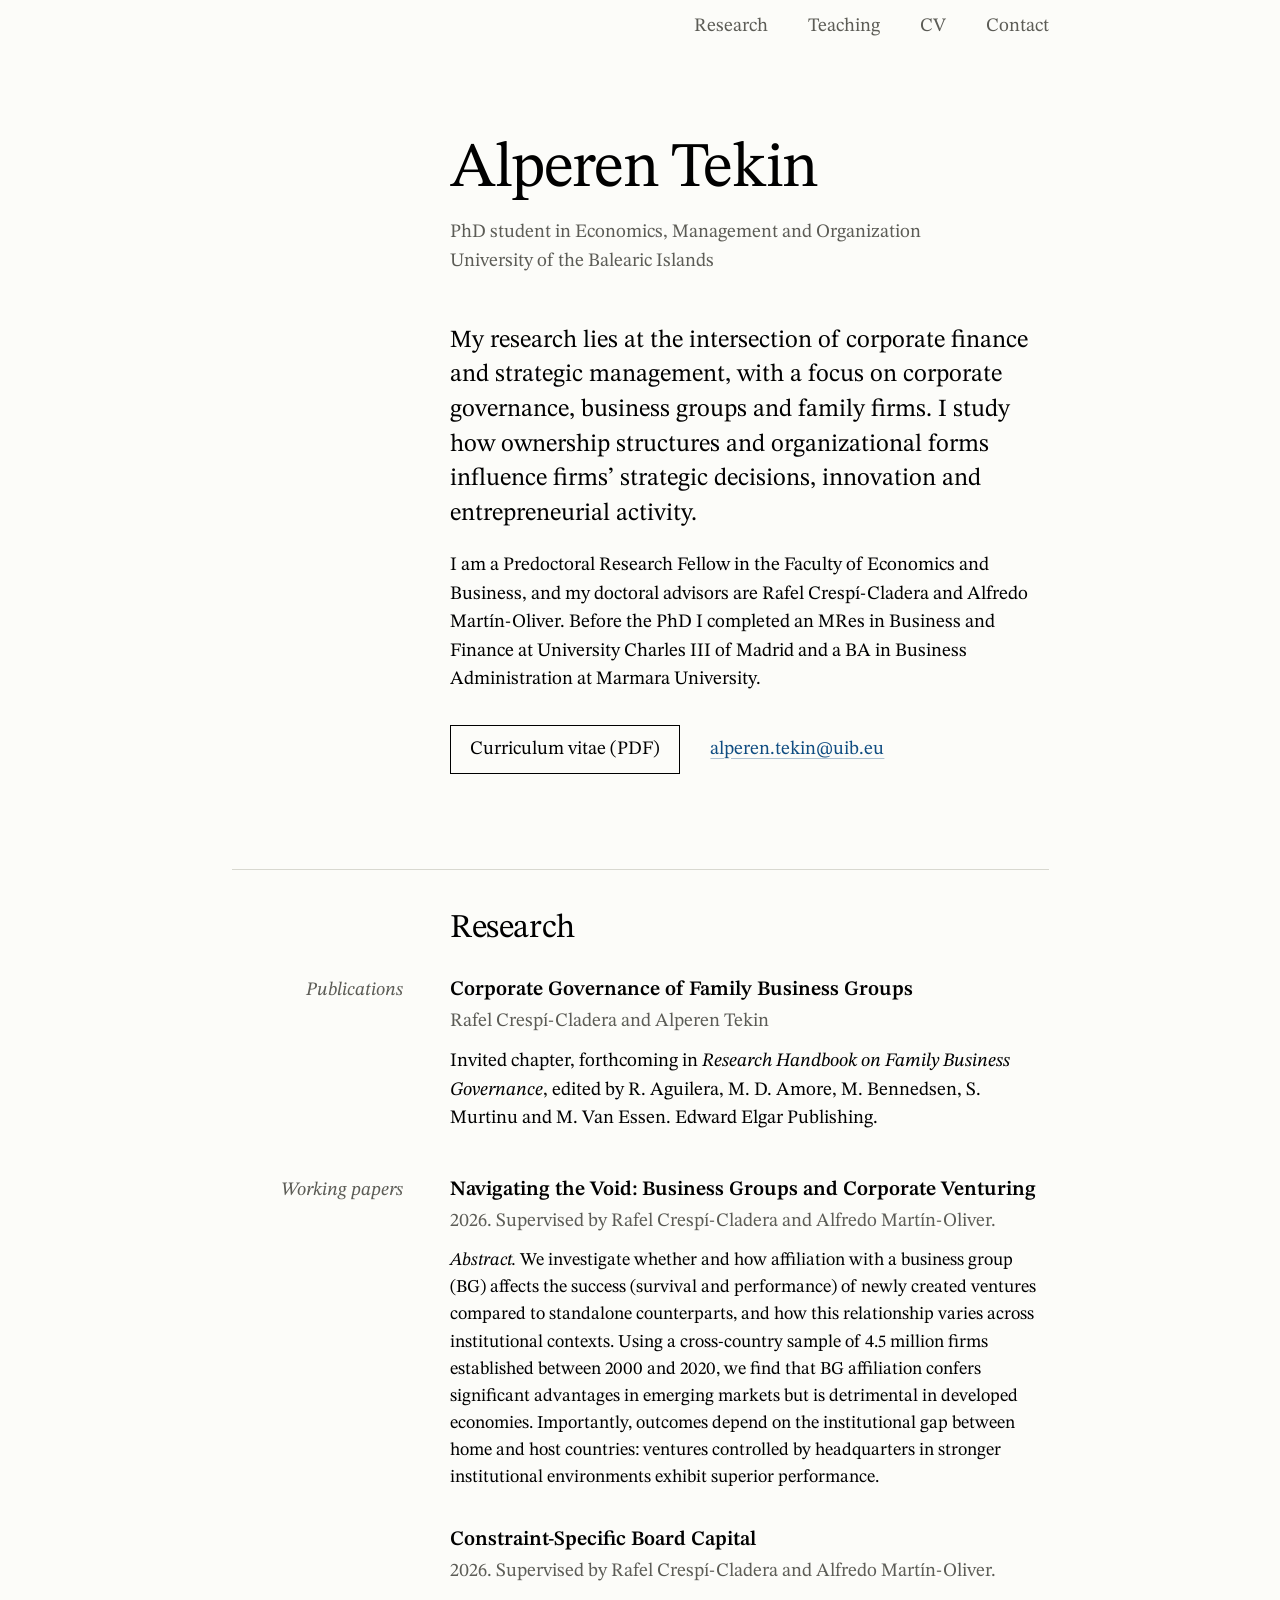
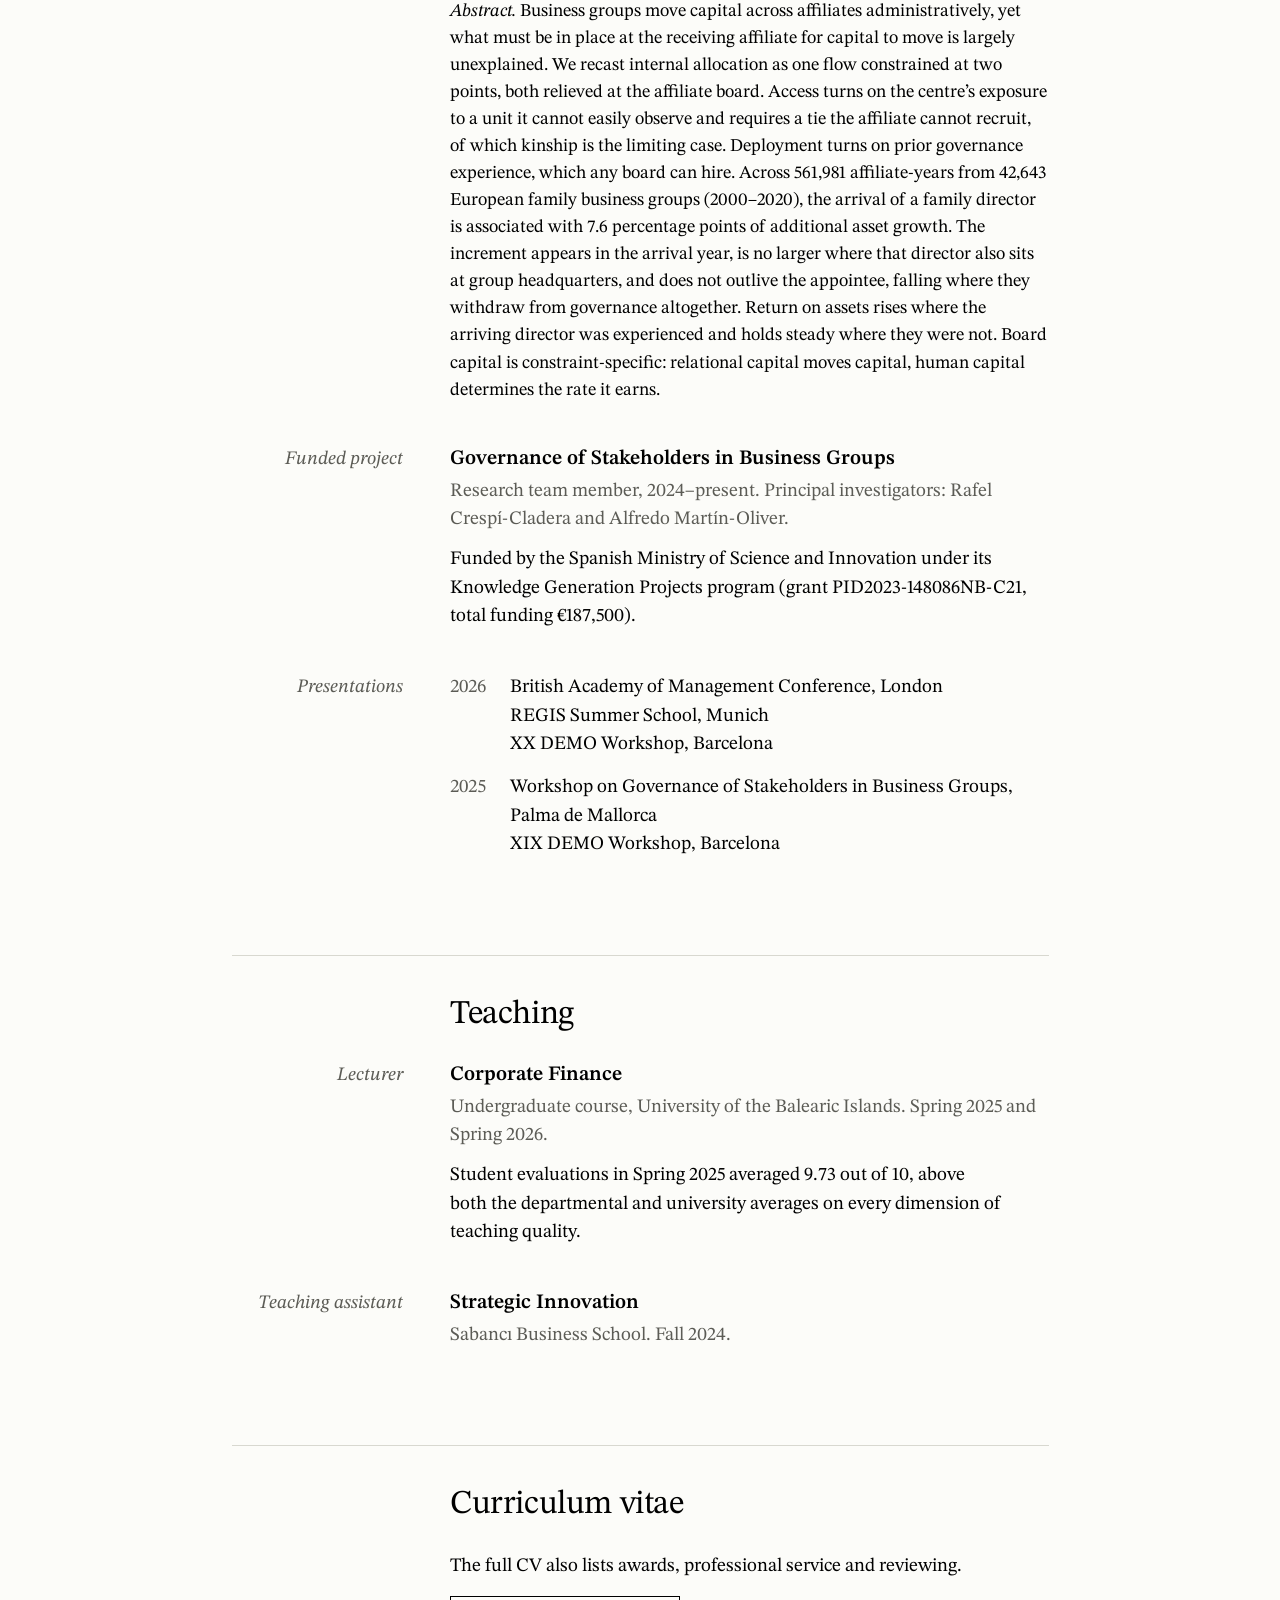
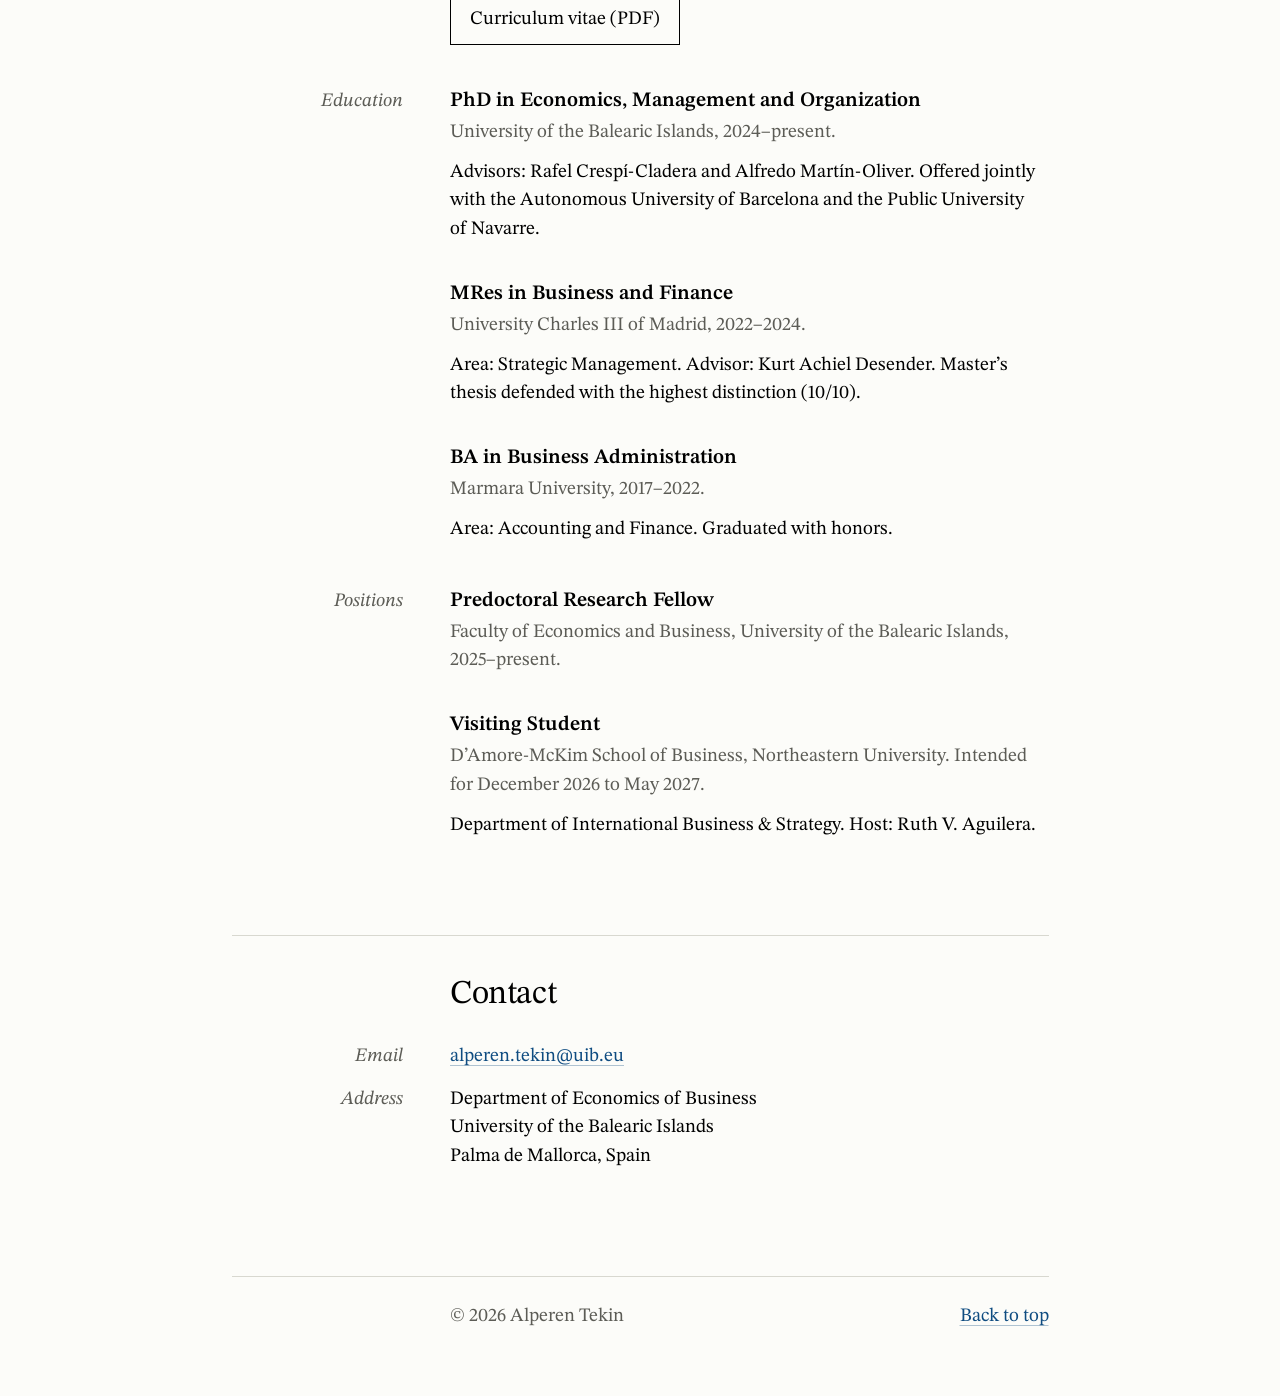
<file: index.html>
<!doctype html>
<html lang="en">
<head>
  <meta charset="utf-8">
  <meta name="viewport" content="width=device-width, initial-scale=1">
  <meta name="color-scheme" content="light dark">
  <meta name="theme-color" content="#fcfcf9" media="(prefers-color-scheme: light)">
  <meta name="theme-color" content="#131415" media="(prefers-color-scheme: dark)">
  <meta name="format-detection" content="telephone=no">

  <title>Alperen Tekin, University of the Balearic Islands</title>
  <meta name="description" content="Alperen Tekin is a PhD student in Economics, Management and Organization at the University of the Balearic Islands. He studies corporate governance, business groups and family firms.">
  <meta name="author" content="Alperen Tekin">
  <link rel="canonical" href="https://alperen.es/">

  <!-- How the page appears when its link is shared -->
  <meta property="og:type" content="website">
  <meta property="og:url" content="https://alperen.es/">
  <meta property="og:title" content="Alperen Tekin">
  <meta property="og:description" content="PhD student at the University of the Balearic Islands. Research on corporate governance, business groups and family firms.">
  <meta property="og:image" content="https://alperen.es/assets/share.png">
  <meta property="og:image:width" content="1200">
  <meta property="og:image:height" content="630">
  <meta property="og:image:alt" content="Alperen Tekin. Corporate governance, business groups and family firms.">
  <meta name="twitter:card" content="summary_large_image">

  <link rel="icon" href="assets/favicon.png" sizes="48x48" type="image/png">
  <link rel="icon" href="assets/favicon.svg" type="image/svg+xml">
  <link rel="apple-touch-icon" href="assets/apple-touch-icon.png">

  <link rel="preload" href="assets/fonts/stix-two-text-latin-wght-normal.woff2" as="font" type="font/woff2" crossorigin>
  <link rel="stylesheet" href="assets/style.css">

  <!-- Optional polish for the menu bar: your name appears in the bar once the
       large name has scrolled away, and the section being read is marked.
       The site works the same without it. -->
  <script>
    document.documentElement.classList.add('js');
    document.addEventListener('DOMContentLoaded', function () {
      var root = document.documentElement;
      var bar = document.querySelector('.bar');
      var name = document.querySelector('.name');
      var links = [].slice.call(document.querySelectorAll('.nav a'));
      var sections = links.map(function (a) {
        return document.getElementById(a.getAttribute('href').slice(1));
      });
      var waiting = false;

      function update() {
        waiting = false;
        var barHeight = bar.offsetHeight;
        var line = barHeight + window.innerHeight * 0.3;
        var current = -1;
        root.classList.toggle('scrolled', window.scrollY > 4);
        root.classList.toggle('past-name', name.getBoundingClientRect().bottom < barHeight);
        sections.forEach(function (section, i) {
          if (section && section.getBoundingClientRect().top <= line) current = i;
        });
        if (window.scrollY > 4 && window.innerHeight + window.scrollY >= root.scrollHeight - 2) {
          current = sections.length - 1;
        }
        links.forEach(function (a, i) {
          if (i === current) a.setAttribute('aria-current', 'location');
          else a.removeAttribute('aria-current');
        });
      }

      function request() {
        if (!waiting) {
          waiting = true;
          requestAnimationFrame(update);
        }
      }

      window.addEventListener('scroll', request, { passive: true });
      window.addEventListener('resize', request);
      update();
    });
  </script>

  <!-- Tells search engines who this page is about. Keep it in step with the text below. -->
  <script type="application/ld+json">
  {
    "@context": "https://schema.org",
    "@type": "Person",
    "name": "Alperen Tekin",
    "url": "https://alperen.es/",
    "email": "alperen.tekin@uib.eu",
    "jobTitle": "Predoctoral Research Fellow",
    "affiliation": { "@type": "CollegeOrUniversity", "name": "University of the Balearic Islands" },
    "alumniOf": [
      { "@type": "CollegeOrUniversity", "name": "University Charles III of Madrid" },
      { "@type": "CollegeOrUniversity", "name": "Marmara University" }
    ],
    "knowsAbout": ["Corporate governance", "Business groups", "Family firms", "Corporate finance", "Strategic management"]
  }
  </script>
</head>

<body id="top">

<a class="skip" href="#main">Skip to main content</a>


<!-- =====================================================================
     MENU BAR
     Each link points at a section further down: href="#research" jumps to
     the section that has id="research".
     ===================================================================== -->

<header class="bar">
  <div class="bar-inner">
    <a class="bar-name" href="#top">Alperen Tekin</a>
    <nav class="nav" aria-label="Sections of this page">
      <ul>
        <li><a href="#research">Research</a></li>
        <li><a href="#teaching">Teaching</a></li>
        <li><a href="#cv">CV</a></li>
        <li><a href="#contact">Contact</a></li>
      </ul>
    </nav>
  </div>
</header>


<div class="page">

  <main id="main">


  <!-- ===================================================================
       NAME AND ROLE
       =================================================================== -->

  <div class="masthead">
    <div>
      <h1 class="name">Alperen Tekin</h1>
      <p class="role">PhD student in Economics, Management and Organization<br>
        University of the Balearic Islands</p>
    </div>

    <!-- PORTRAIT (optional). Save a photo as assets/portrait.jpg, ideally
         800 by 1000 pixels, then delete the two lines marked REMOVE. -->
    <!-- REMOVE
    <img class="portrait" src="assets/portrait.jpg" alt="Portrait of Alperen Tekin" width="800" height="1000">
    REMOVE -->
  </div>


  <!-- ===================================================================
       HOME: introduction
       The first paragraph (class "lead") is set larger than the rest.
       =================================================================== -->

  <div class="intro">
    <p class="lead">My research lies at the intersection of corporate finance and strategic management, with a focus on corporate governance, business groups and family firms. I study how ownership structures and organizational forms influence firms’ strategic decisions, innovation and entrepreneurial activity.</p>

    <p>I am a Predoctoral Research Fellow in the Faculty of Economics and Business, and my doctoral advisors are Rafel Crespí-Cladera and Alfredo Martín-Oliver. Before the PhD I completed an MRes in Business and Finance at University Charles III of Madrid and a BA in Business Administration at Marmara University.</p>

    <p class="actions">
      <a class="button" href="alperen-tekin-cv.pdf">Curriculum vitae (PDF)</a>
      <a href="mailto:alperen.tekin@uib.eu">alperen.tekin@uib.eu</a>
    </p>
  </div>


  <!-- ===================================================================
       RESEARCH
       =================================================================== -->

  <section class="section" id="research">
    <h2 class="heading">Research</h2>

    <!-- PUBLICATIONS
         To add one, copy an <article class="entry"> block (from its opening
         tag to its closing </article>), paste it where it belongs in the
         order, and change the text. -->
    <div class="block">
      <h3 class="side">Publications</h3>
      <div class="main">

        <article class="entry">
          <h4 class="title">Corporate Governance of Family Business Groups</h4>
          <p class="meta">Rafel Crespí-Cladera and Alperen Tekin</p>
          <p>Invited chapter, forthcoming in <cite>Research Handbook on Family Business Governance</cite>, edited by R. Aguilera, M. D. Amore, M. Bennedsen, S. Murtinu and M. Van Essen. Edward Elgar Publishing.</p>
        </article>

      </div>
    </div>

    <!-- WORKING PAPERS
         Each entry is a title, a grey line (year and who), then the abstract,
         which starts with the word "Abstract." in italics.
         To link a draft, put the PDF in a folder called "papers", delete the
         two lines marked REMOVE around the "links" paragraph, and fill in
         the addresses. -->
    <div class="block">
      <h3 class="side">Working papers</h3>
      <div class="main">

        <article class="entry">
          <h4 class="title">Navigating the Void: Business Groups and Corporate Venturing</h4>
          <p class="meta">2026. Supervised by Rafel Crespí-Cladera and Alfredo Martín-Oliver.</p>
          <p class="abstract"><span class="runin">Abstract.</span> We investigate whether and how affiliation with a business group (BG) affects the success (survival and performance) of newly created ventures compared to standalone counterparts, and how this relationship varies across institutional contexts. Using a cross-country sample of 4.5 million firms established between 2000 and 2020, we find that BG affiliation confers significant advantages in emerging markets but is detrimental in developed economies. Importantly, outcomes depend on the institutional gap between home and host countries: ventures controlled by headquarters in stronger institutional environments exhibit superior performance.</p>
          <!-- REMOVE
          <p class="links"><a href="papers/navigating-the-void.pdf">PDF</a> <a href="https://ssrn.com/abstract=0000000">SSRN</a></p>
          REMOVE -->
        </article>

        <article class="entry">
          <h4 class="title">Constraint-Specific Board Capital</h4>
          <p class="meta">2026. Supervised by Rafel Crespí-Cladera and Alfredo Martín-Oliver.</p>
          <p class="abstract"><span class="runin">Abstract.</span> Business groups move capital across affiliates administratively, yet what must be in place at the receiving affiliate for capital to move is largely unexplained. We recast internal allocation as one flow constrained at two points, both relieved at the affiliate board. Access turns on the centre’s exposure to a unit it cannot easily observe and requires a tie the affiliate cannot recruit, of which kinship is the limiting case. Deployment turns on prior governance experience, which any board can hire. Across 561,981 affiliate-years from 42,643 European family business groups (2000–2020), the arrival of a family director is associated with 7.6 percentage points of additional asset growth. The increment appears in the arrival year, is no larger where that director also sits at group headquarters, and does not outlive the appointee, falling where they withdraw from governance altogether. Return on assets rises where the arriving director was experienced and holds steady where they were not. Board capital is constraint-specific: relational capital moves capital, human capital determines the rate it earns.</p>
          <!-- REMOVE
          <p class="links"><a href="papers/constraint-specific-board-capital.pdf">PDF</a> <a href="https://ssrn.com/abstract=0000000">SSRN</a></p>
          REMOVE -->
        </article>

      </div>
    </div>

    <!-- FUNDED PROJECT -->
    <div class="block">
      <h3 class="side">Funded project</h3>
      <div class="main">

        <article class="entry">
          <h4 class="title">Governance of Stakeholders in Business Groups</h4>
          <p class="meta">Research team member, 2024–present. Principal investigators: Rafel Crespí-Cladera and Alfredo Martín-Oliver.</p>
          <p>Funded by the Spanish Ministry of Science and Innovation under its Knowledge Generation Projects program (grant PID2023-148086NB-C21, total funding €187,500).</p>
        </article>

      </div>
    </div>

    <!-- PRESENTATIONS
         A year goes in <dt>, each talk of that year in its own <dd>. -->
    <div class="block">
      <h3 class="side">Presentations</h3>
      <dl class="main dated">
        <dt>2026</dt>
        <dd>British Academy of Management Conference, London</dd>
        <dd>REGIS Summer School, Munich</dd>
        <dd>XX DEMO Workshop, Barcelona</dd>

        <dt>2025</dt>
        <dd>Workshop on Governance of Stakeholders in Business Groups, Palma de Mallorca</dd>
        <dd>XIX DEMO Workshop, Barcelona</dd>
      </dl>
    </div>
  </section>


  <!-- ===================================================================
       TEACHING
       =================================================================== -->

  <section class="section" id="teaching">
    <h2 class="heading">Teaching</h2>

    <div class="block">
      <h3 class="side">Lecturer</h3>
      <div class="main">

        <article class="entry">
          <h4 class="title">Corporate Finance</h4>
          <p class="meta">Undergraduate course, University of the Balearic Islands. Spring 2025 and Spring 2026.</p>
          <p>Student evaluations in Spring 2025 averaged 9.73 out of 10, above both the departmental and university averages on every dimension of teaching quality.</p>
        </article>

      </div>
    </div>

    <div class="block">
      <h3 class="side">Teaching assistant</h3>
      <div class="main">

        <article class="entry">
          <h4 class="title">Strategic Innovation</h4>
          <p class="meta">Sabancı Business School. Fall 2024.</p>
        </article>

      </div>
    </div>
  </section>


  <!-- ===================================================================
       CV
       To update the PDF, upload the new file under the same name,
       alperen-tekin-cv.pdf, and it replaces the old one.
       =================================================================== -->

  <section class="section" id="cv">
    <h2 class="heading">Curriculum vitae</h2>

    <div class="block">
      <div class="main">
        <p>The full CV also lists awards, professional service and reviewing.</p>
        <p class="actions"><a class="button" href="alperen-tekin-cv.pdf">Curriculum vitae (PDF)</a></p>
      </div>
    </div>

    <div class="block">
      <h3 class="side">Education</h3>
      <div class="main">

        <article class="entry">
          <h4 class="title">PhD in Economics, Management and Organization</h4>
          <p class="meta">University of the Balearic Islands, 2024–present.</p>
          <p>Advisors: Rafel Crespí-Cladera and Alfredo Martín-Oliver. Offered jointly with the Autonomous University of Barcelona and the Public University of Navarre.</p>
        </article>

        <article class="entry">
          <h4 class="title">MRes in Business and Finance</h4>
          <p class="meta">University Charles III of Madrid, 2022–2024.</p>
          <p>Area: Strategic Management. Advisor: Kurt Achiel Desender. Master’s thesis defended with the highest distinction (10/10).</p>
        </article>

        <article class="entry">
          <h4 class="title">BA in Business Administration</h4>
          <p class="meta">Marmara University, 2017–2022.</p>
          <p>Area: Accounting and Finance. Graduated with honors.</p>
        </article>

      </div>
    </div>

    <div class="block">
      <h3 class="side">Positions</h3>
      <div class="main">

        <article class="entry">
          <h4 class="title">Predoctoral Research Fellow</h4>
          <p class="meta">Faculty of Economics and Business, University of the Balearic Islands, 2025–present.</p>
        </article>

        <article class="entry">
          <h4 class="title">Visiting Student</h4>
          <p class="meta">D’Amore-McKim School of Business, Northeastern University. Intended for December 2026 to May 2027.</p>
          <p>Department of International Business &amp; Strategy. Host: Ruth V. Aguilera.</p>
        </article>

      </div>
    </div>
  </section>


  <!-- ===================================================================
       CONTACT
       =================================================================== -->

  <section class="section" id="contact">
    <h2 class="heading">Contact</h2>

    <div class="block compact">
      <h3 class="side">Email</h3>
      <p class="main"><a href="mailto:alperen.tekin@uib.eu">alperen.tekin@uib.eu</a></p>
    </div>

    <div class="block compact">
      <h3 class="side">Address</h3>
      <address class="main">
        Department of Economics of Business<br>
        University of the Balearic Islands<br>
        Palma de Mallorca, Spain
      </address>
    </div>

    <!-- PROFILES (optional). Delete the two lines marked REMOVE, replace the
         placeholder addresses with your own, and drop any you do not use. -->
    <!-- REMOVE
    <div class="block compact">
      <h3 class="side">Profiles</h3>
      <ul class="main">
        <li><a href="https://scholar.google.com/citations?user=YOUR_ID">Google Scholar</a></li>
        <li><a href="https://orcid.org/0000-0000-0000-0000">ORCID</a></li>
        <li><a href="https://papers.ssrn.com/sol3/cf_dev/AbsByAuth.cfm?per_id=YOUR_ID">SSRN</a></li>
        <li><a href="https://www.linkedin.com/in/YOUR_NAME">LinkedIn</a></li>
      </ul>
    </div>
    REMOVE -->
  </section>

  </main>


  <footer class="footer">
    <p>© 2026 Alperen Tekin</p>
    <p><a href="#top">Back to top</a></p>
  </footer>

</div>

</body>
</html>
</file>
<file: assets/style.css>
/* =============================================================================
   alperen.es

   One typeface, one text column, one margin for labels, and a menu bar that
   stays in view. Plain CSS: no framework and no build step. The content lives
   in index.html; you should rarely need to open this file.

   Contents
     1. Typeface
     2. Colours and measurements   <- the only part you are likely to change
     3. Base
     4. Menu bar
     5. Layout on a phone
     6. Layout on a wide screen
     7. Print
   ============================================================================= */


/* 1. Typeface -----------------------------------------------------------------
   STIX Two Text, SIL Open Font License 1.1 (see fonts/OFL.txt).
   Served from this site, so nothing is requested from a third party.
   The two "latin-ext" files download only if a page uses letters such as
   ş, ğ or İ. Keep them listed before the "latin" files: where the ranges
   overlap, the browser tries the last one first.                                */

@font-face {
  font-family: "STIX Two Text";
  font-style: normal;
  font-weight: 400 700;
  font-display: swap;
  src: url("fonts/stix-two-text-latin-ext-wght-normal.woff2") format("woff2");
  unicode-range: U+0100-02BA, U+02BD-02C5, U+02C7-02CC, U+02CE-02D7, U+02DD-02FF,
    U+0304, U+0308, U+0329, U+1D00-1DBF, U+1E00-1E9F, U+1EF2-1EFF, U+2020,
    U+20A0-20AB, U+20AD-20C0, U+2113, U+2C60-2C7F, U+A720-A7FF;
}

@font-face {
  font-family: "STIX Two Text";
  font-style: italic;
  font-weight: 400 700;
  font-display: swap;
  src: url("fonts/stix-two-text-latin-ext-wght-italic.woff2") format("woff2");
  unicode-range: U+0100-02BA, U+02BD-02C5, U+02C7-02CC, U+02CE-02D7, U+02DD-02FF,
    U+0304, U+0308, U+0329, U+1D00-1DBF, U+1E00-1E9F, U+1EF2-1EFF, U+2020,
    U+20A0-20AB, U+20AD-20C0, U+2113, U+2C60-2C7F, U+A720-A7FF;
}

@font-face {
  font-family: "STIX Two Text";
  font-style: normal;
  font-weight: 400 700;
  font-display: swap;
  src: url("fonts/stix-two-text-latin-wght-normal.woff2") format("woff2");
  unicode-range: U+0000-00FF, U+0131, U+0152-0153, U+02BB-02BC, U+02C6, U+02DA,
    U+02DC, U+0304, U+0308, U+0329, U+2000-206F, U+20AC, U+2122, U+2191, U+2193,
    U+2212, U+2215, U+FEFF, U+FFFD;
}

@font-face {
  font-family: "STIX Two Text";
  font-style: italic;
  font-weight: 400 700;
  font-display: swap;
  src: url("fonts/stix-two-text-latin-wght-italic.woff2") format("woff2");
  unicode-range: U+0000-00FF, U+0131, U+0152-0153, U+02BB-02BC, U+02C6, U+02DA,
    U+02DC, U+0304, U+0308, U+0329, U+2000-206F, U+20AC, U+2122, U+2191, U+2193,
    U+2212, U+2215, U+FEFF, U+FFFD;
}


/* A stand-in for the moment before the typeface above has arrived: the
   visitor's own Times, scaled to the same width, so the text does not shift
   when the real font replaces it. */

@font-face {
  font-family: "STIX Two Text fallback";
  src: local("Times New Roman"), local("Liberation Serif"), local("Times");
  size-adjust: 104.4%;
}

@font-face {
  font-family: "STIX Two Text fallback";
  font-style: italic;
  src: local("Times New Roman Italic"), local("Liberation Serif Italic"), local("Times Italic");
  size-adjust: 100.9%;
}

@font-face {
  font-family: "STIX Two Text fallback";
  font-weight: 600 700;
  src: local("Times New Roman Bold"), local("Liberation Serif Bold"), local("Times Bold");
  size-adjust: 104.9%;
}


/* 2. Colours and measurements ------------------------------------------------- */

:root {
  --paper: #fcfcf9;                       /* page */
  --ink: #000;                            /* text */
  --quiet: #5c5c56;                       /* margin labels, dates, affiliations */
  --rule: #d8d8d0;                        /* the thin lines between sections */
  --link: #0f4c81;                        /* links: the only colour on the page */
  --link-rule: rgba(15, 76, 129, 0.32);   /* underline beneath a link */
  --select: rgba(15, 76, 129, 0.14);      /* highlighted text */

  --margin: 9em;       /* width of the label column on a wide screen */
  --gutter: 2.5em;     /* gap between the labels and the text */
  --measure: 31.5em;   /* width of the text column, roughly 72 characters */
  --pad: 1.25rem;      /* space between the content and the screen edge */
  --bar: 3.25rem;      /* height of the menu bar */
}

/* Visitors whose device is set to dark mode get these colours instead.
   To keep the site light for everyone, delete this block and change
   "light dark" to "light" in the html rule below and in index.html.            */
@media (prefers-color-scheme: dark) {
  :root {
    --paper: #131415;
    --ink: #e8e6e1;
    --quiet: #a3a19a;
    --rule: #2e3033;
    --link: #9cc0ec;
    --link-rule: rgba(156, 192, 236, 0.4);
    --select: rgba(156, 192, 236, 0.22);
  }

  /* Light text on a dark page looks heavier on a Mac; this evens it out. */
  body {
    -webkit-font-smoothing: antialiased;
    -moz-osx-font-smoothing: grayscale;
  }
}


/* 3. Base --------------------------------------------------------------------- */

*,
*::before,
*::after {
  box-sizing: border-box;
}

html {
  color-scheme: light dark;
  -webkit-text-size-adjust: 100%;
  text-size-adjust: 100%;
  scroll-padding-top: calc(var(--bar) + 1.25rem);   /* menu links stop below the bar */
}

@media (prefers-reduced-motion: no-preference) {
  html {
    scroll-behavior: smooth;
  }
}

body {
  margin: 0;
  background: var(--paper);
  color: var(--ink);
  font-family: "STIX Two Text", "STIX Two Text fallback", "Times New Roman", Times, serif;
  font-size: clamp(1.0625rem, 1rem + 0.25vw, 1.125rem);   /* 17px on a phone, 18px on a tablet */
  line-height: 1.5;
  font-kerning: normal;
  font-variant-numeric: proportional-nums;
  font-synthesis: none;
  text-rendering: optimizeLegibility;
  overflow-wrap: break-word;
}

/* The type grows with the screen, so the page holds its own on a large monitor. */
@media (min-width: 80em) {
  body {
    font-size: 1.1875rem;   /* 19px on a laptop or desktop */
  }
}

@media (min-width: 120em) {
  body {
    font-size: 1.25rem;     /* 20px on a large monitor */
  }
}

h1, h2, h3, h4, p, ul, dl, dt, dd, address {
  margin: 0;
  padding: 0;
  font: inherit;
}

ul {
  list-style: none;
}

h1, h2, h4 {
  text-wrap: balance;
}

p {
  text-wrap: pretty;
}

p + p {
  margin-top: 0.75em;
}

cite {
  font-style: italic;
}

a {
  color: var(--link);
  text-decoration: underline;
  text-decoration-thickness: 1px;
  text-decoration-color: var(--link-rule);
  text-underline-offset: 0.2em;
}

a:hover {
  text-decoration-color: currentColor;
}

:focus-visible {
  outline: 2px solid var(--link);
  outline-offset: 3px;
  border-radius: 1px;
}

::selection {
  background: var(--select);
}

@media (prefers-reduced-motion: reduce) {
  * {
    transition: none !important;
  }
}

/* Shown only when someone tabs into the page with a keyboard. */
.skip {
  position: absolute;
  z-index: 20;
  left: var(--pad);
  top: 0.5rem;
  padding: 0.4em 0.8em;
  background: var(--paper);
  transform: translateY(-120%);
}

.skip:focus {
  transform: none;
}


/* 4. Menu bar -----------------------------------------------------------------
   Stays at the top of the window. The small script in index.html adds three
   refinements: the line under the bar appears once the page is scrolled, your
   name appears in the bar once the large name has scrolled away, and the
   section being read is marked. Without the script the bar simply shows the
   line, the name and the links.                                                 */

.bar {
  position: sticky;
  top: 0;
  z-index: 10;
  background: var(--paper);
}

.bar-inner {
  position: relative;
  display: flex;
  align-items: center;
  justify-content: space-between;
  min-height: var(--bar);
  max-width: calc(var(--measure) + 2 * var(--pad));
  margin-inline: auto;
  padding-inline: var(--pad);
}

/* The line under the bar, as wide as the lines between sections. */
.bar-inner::after {
  content: "";
  position: absolute;
  left: var(--pad);
  right: var(--pad);
  bottom: 0;
  height: 1px;
  background: var(--rule);
}

.js .bar-inner::after {
  opacity: 0;
  transition: opacity 0.2s;
}

.js.scrolled .bar-inner::after {
  opacity: 1;
}

.bar-name {
  display: none;            /* no room for it beside the links on a phone */
  color: var(--ink);
  text-decoration: none;
}

.nav ul {
  display: flex;
  column-gap: 0.4em;
  margin-inline: -0.55em;
}

.nav a {
  display: inline-block;
  padding: 0.7em 0.55em;    /* a comfortable target for a thumb */
  color: var(--quiet);
  text-decoration: none;
}

.nav a:hover {
  color: var(--ink);
}

.nav a:focus-visible {
  outline-offset: -4px;     /* keeps the focus ring inside the bar */
}

.nav a[aria-current] {
  color: var(--ink);
  text-decoration: underline;
  text-decoration-thickness: 1px;
  text-decoration-color: currentColor;
  text-underline-offset: 0.4em;
}


/* 5. Layout on a phone -------------------------------------------------------- */

.page {
  max-width: calc(var(--measure) + 2 * var(--pad));
  margin-inline: auto;
  padding: 2.25rem var(--pad) 3rem;
}

/* Name and role */

.masthead {
  display: flex;
  flex-direction: column-reverse;
  align-items: flex-start;
  gap: 1.5em;
}

.name {
  font-size: clamp(2.35em, 1.5em + 4.2vw, 3.35em);   /* grows with the screen and the text */
  line-height: 1.04;
  letter-spacing: -0.022em;
}

.role {
  margin-top: 0.9em;
  color: var(--quiet);
}

.portrait {
  display: block;
  width: 6.5em;
  height: auto;
  aspect-ratio: 4 / 5;
  object-fit: cover;
}

/* Introduction: one larger opening paragraph, the rest at reading size. */

.intro {
  margin-top: 2em;
}

.lead {
  font-size: 1.22em;
  line-height: 1.42;
}

.lead + p {
  margin-top: 1.1em;
}

.actions {
  display: flex;
  flex-wrap: wrap;
  align-items: center;
  gap: 0.9em 1.6em;
}

.intro .actions {
  margin-top: 1.6em;
}

/* The one button on the page: used for the CV. */
.button {
  display: inline-block;
  padding: 0.62em 1em;
  border: 1px solid var(--ink);
  color: var(--ink);
  line-height: 1.25;
  text-decoration: none;
}

.button:hover {
  background: var(--ink);
  color: var(--paper);
}

/* Sections: a thin line, a heading, then blocks. */

.section {
  margin-top: 4em;
  padding-top: 1.9em;
  border-top: 1px solid var(--rule);
}

.heading {
  --scale: 1.6;
  font-size: calc(var(--scale) * 1em);
  line-height: 1.15;
  letter-spacing: -0.012em;
}

/* A block is one label plus the text that belongs to it. */

.block {
  margin-top: 2.25em;
}

.heading + .block {
  margin-top: 1.5em;
}

/* Short blocks that belong together, such as the lines of the contact details. */
.compact + .compact {
  margin-top: 0.75em;
}

.side {
  margin-bottom: 0.35em;
  color: var(--quiet);
  font-style: italic;
}

/* An entry: a title, a quiet line saying who, where and when, then the substance. */

.entry + .entry {
  margin-top: 1.9em;
}

.title {
  font-size: 1.08em;
  font-weight: 600;
  line-height: 1.3;
}

.title + p {
  margin-top: 0.25em;
}

.meta {
  color: var(--quiet);
}

.meta + p {
  margin-top: 0.6em;
}

/* An abstract opens the way it does in a journal: with the word itself. */
.abstract {
  font-size: 0.95em;
}

.runin {
  font-style: italic;
}

.links a + a {
  margin-left: 1.25em;
}

/* A list with years down the left: used for presentations. */

.dated {
  display: grid;
  grid-template-columns: max-content minmax(0, 1fr);
  column-gap: 1.25em;
  align-items: baseline;
}

.dated dt {
  grid-column: 1;
  color: var(--quiet);
  font-variant-numeric: tabular-nums;
}

.dated dd {
  grid-column: 2;
}

.dated dd + dt,
.dated dd + dt + dd {
  margin-top: 0.75em;
}

/* Footer */

.footer {
  display: flex;
  flex-wrap: wrap;
  justify-content: space-between;
  gap: 0.25em 2em;
  margin-top: 4.5em;
  padding-top: 1.4em;
  border-top: 1px solid var(--rule);
  color: var(--quiet);
}

.footer p {
  margin: 0;
}


/* 6. Layout on a wide screen ---------------------------------------------------
   Everything hangs from one vertical line: labels sit to its left, set flush
   right; text sits to its right, set flush left. The lines between sections
   run the full width of both.                                                   */

@media print, (min-width: 48em) {
  :root {
    --pad: 2rem;
  }

  .bar-inner,
  .page {
    max-width: calc(var(--margin) + var(--gutter) + var(--measure) + 2 * var(--pad));
  }

  /* Name and links start on the same line as the text below them. */
  .bar-inner {
    padding-left: calc(var(--pad) + var(--margin) + var(--gutter));
  }

  .bar-name {
    display: block;
  }

  .js .bar-name {
    opacity: 0;
    visibility: hidden;
    transition: opacity 0.2s, visibility 0.2s;
  }

  .js.past-name .bar-name {
    opacity: 1;
    visibility: visible;
  }

  .nav ul {
    column-gap: 1em;
  }

  .page {
    padding-top: clamp(3rem, 9vh, 5.5rem);
    padding-bottom: 4rem;
  }

  .intro {
    margin-left: calc(var(--margin) + var(--gutter));
  }

  /* The name sits on the text line; a portrait, if there is one, hangs in the
     margin beside it. */
  .masthead {
    display: grid;
    grid-template-columns: var(--margin) minmax(0, 1fr);
    column-gap: var(--gutter);
    align-items: start;
  }

  .masthead > div {
    grid-column: 2;
  }

  .portrait {
    grid-column: 1;
    grid-row: 1;
    justify-self: end;
    width: 7.25em;
    margin-top: 0.6em;
  }

  .intro {
    margin-top: 2.5em;
  }

  .lead {
    font-size: 1.3em;
    line-height: 1.4;
  }

  .section {
    margin-top: 5em;
    padding-top: 2.1em;
  }

  .heading {
    --scale: 1.75;
    /* Same indent as the text, corrected for the heading's larger type. */
    margin-left: calc((var(--margin) + var(--gutter)) / var(--scale));
  }

  .block {
    display: grid;
    grid-template-columns: var(--margin) minmax(0, 1fr);
    column-gap: var(--gutter);
    align-items: baseline;
  }

  .side {
    grid-column: 1;
    margin-bottom: 0;
    text-align: right;
  }

  .main {
    grid-column: 2;
  }

  .footer {
    margin-top: 5.5em;
    padding-left: calc(var(--margin) + var(--gutter));
  }
}


/* 7. Print -------------------------------------------------------------------- */

@media print {
  :root {
    --paper: #fff;
    --ink: #000;
    --quiet: #333;
    --rule: #bbb;
    --link: #000;
    --link-rule: transparent;
  }

  body {
    font-size: 10.5pt;
  }

  .page {
    max-width: calc(var(--margin) + var(--gutter) + var(--measure));
    padding: 0;
  }

  .bar,
  .skip,
  .footer a {
    display: none;
  }

  .name {
    font-size: 2.6em;
  }

  .button {
    padding: 0;
    border: 0;
  }

  .heading,
  .side,
  .title,
  .meta {
    break-after: avoid;
  }

  p {
    orphans: 3;
    widows: 3;
  }
}
</file>
